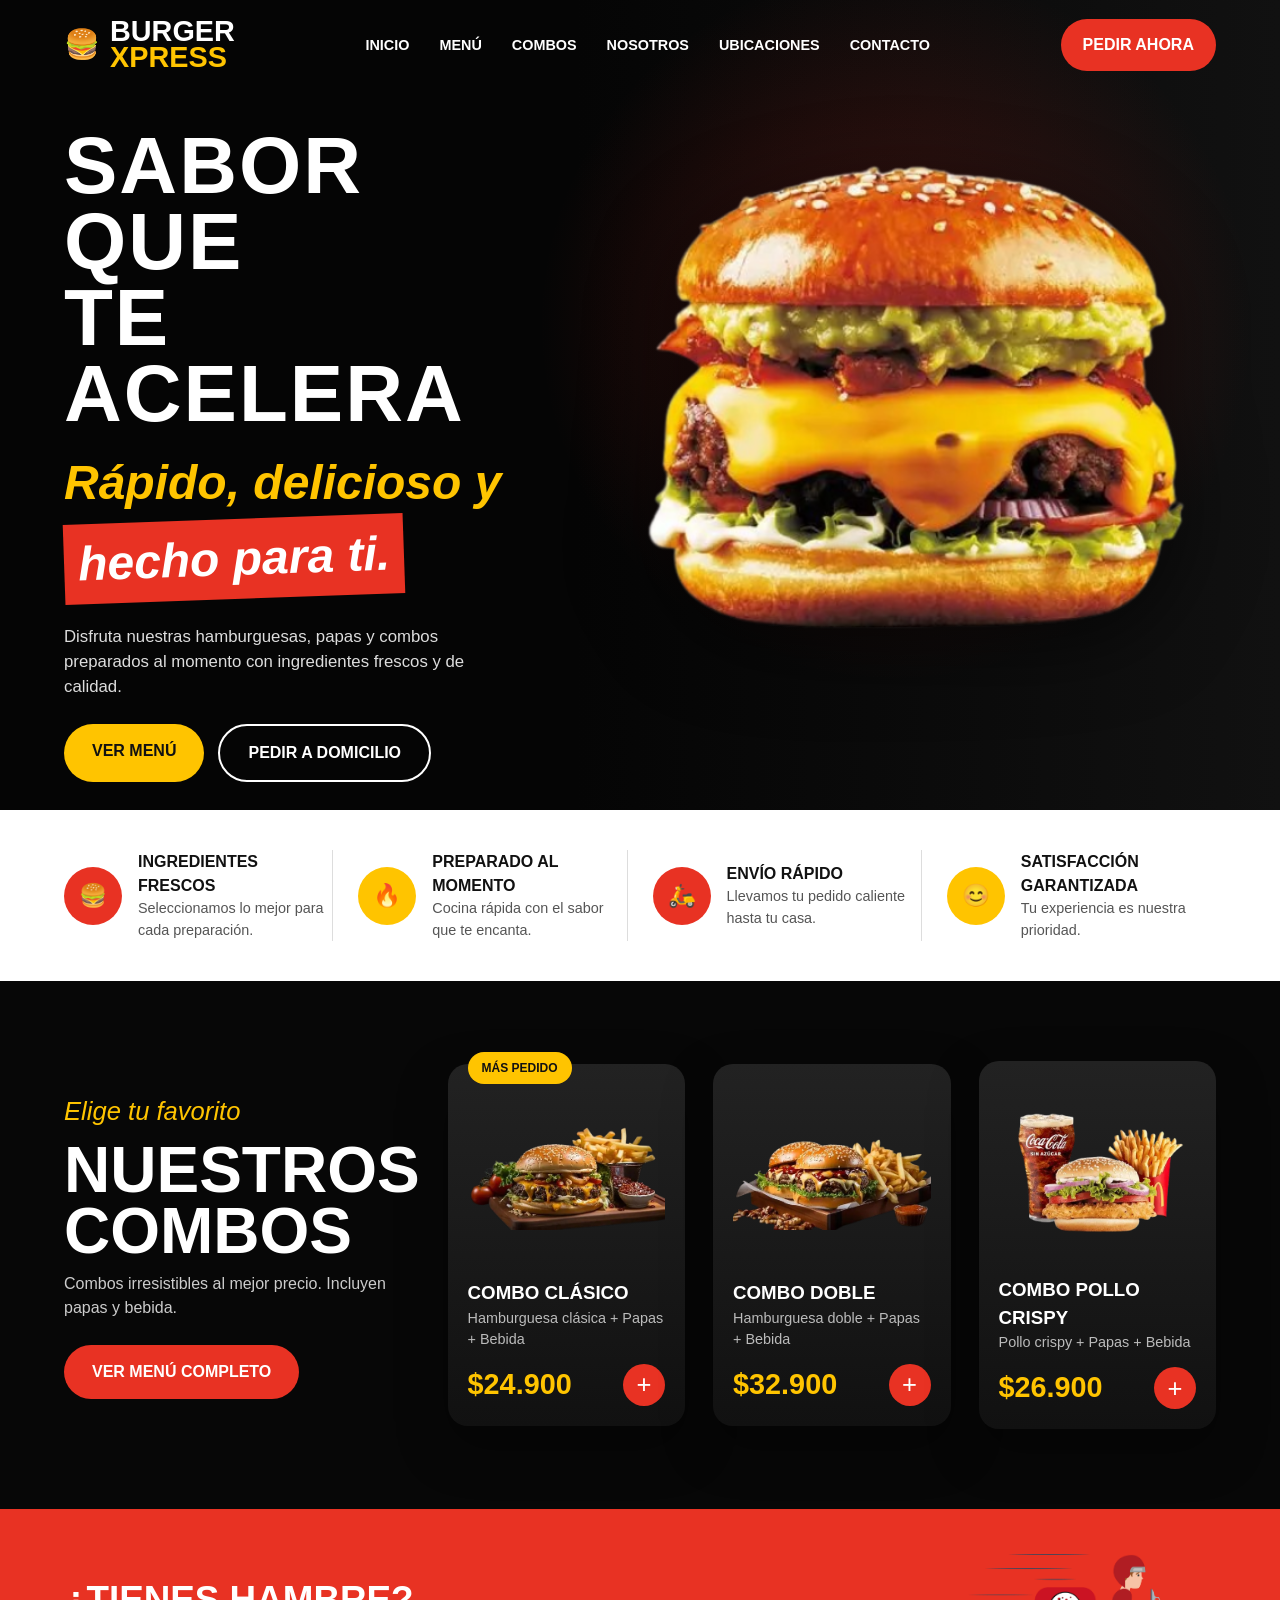
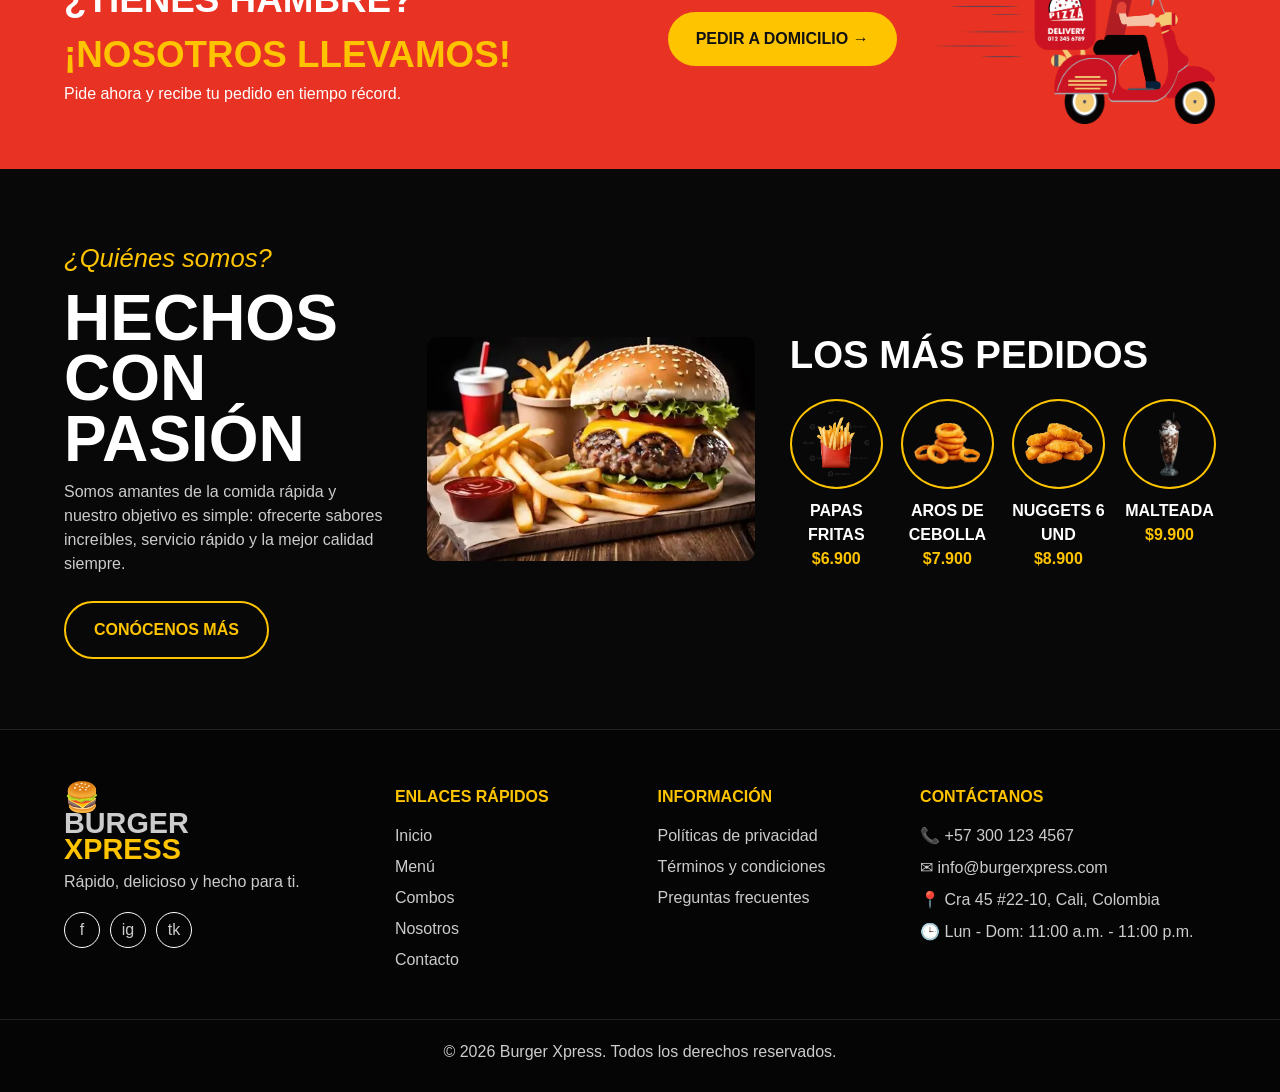
<file: modelo6.html>
<!DOCTYPE html>
<html lang="es">
<head>
  <meta charset="UTF-8" />
  <meta name="viewport" content="width=device-width, initial-scale=1.0" />

  <title>Burger Xpress | Comida Rápida</title>
  <meta name="description" content="Hamburguesas, combos, papas y comida rápida a domicilio. Pide fácil por WhatsApp." />

</head>
<body>

    <style>
        :root {
  --red: #e83223;
  --yellow: #ffc400;
  --dark: #050505;
  --black: #000;
  --white: #fff;
  --gray: #b8b8b8;
  --card: #151515;
  --radius: 20px;
}

* {
  margin: 0;
  padding: 0;
  box-sizing: border-box;
}

html { scroll-behavior: smooth; }

body {
  font-family: Arial, sans-serif;
  background: var(--black);
  color: var(--white);
  line-height: 1.5;
}

img {
  width: 100%;
  display: block;
}

.container {
  width: 90%;
  max-width: 1180px;
  margin: auto;
}

.header {
  position: absolute;
  top: 0;
  width: 100%;
  z-index: 100;
}

.navbar {
  height: 90px;
  display: flex;
  align-items: center;
  justify-content: space-between;
}

.logo {
  display: flex;
  align-items: center;
  gap: 10px;
  color: var(--white);
  text-decoration: none;
  font-size: 1.8rem;
  font-weight: 900;
  line-height: .9;
}

.logo span {
  color: var(--yellow);
  display: block;
}

.nav-menu {
  display: flex;
  list-style: none;
  gap: 30px;
}

.nav-menu a {
  color: var(--white);
  text-decoration: none;
  font-weight: 900;
  text-transform: uppercase;
  font-size: .9rem;
}

.nav-menu a:hover {
  color: var(--yellow);
}

.nav-btn {
  background: var(--red);
  color: var(--white);
  padding: 14px 22px;
  border-radius: 999px;
  text-decoration: none;
  font-weight: 900;
  text-transform: uppercase;
}

.menu-toggle {
  display: none;
  background: none;
  color: var(--white);
  border: none;
  font-size: 2rem;
}

.hero {
  min-height: 90vh;
  padding-top: 100px;
  display: flex;
  align-items: center;
  background:
    radial-gradient(circle at 70% 40%, rgba(232,50,35,.25), transparent 35%),
    linear-gradient(90deg, #050505 0%, #050505 45%, #111 100%);
}

.hero-grid {
  display: grid;
  grid-template-columns: .9fr 1.1fr;
  align-items: center;
  gap: 40px;
}

.hero h1 {
  font-size: clamp(3rem, 8vw, 5rem);
  text-transform: uppercase;
  line-height: .95;
  font-weight: 900;
  letter-spacing: 2px;
}

.hero h2 {
  color: var(--yellow);
  font-size: clamp(1.7rem, 4vw, 3rem);
  margin: 15px 0;
  font-style: italic;
}

.hero h2 span {
  color: var(--white);
  background: var(--red);
  padding: 4px 14px;
  display: inline-block;
  transform: rotate(-2deg);
}

.hero p {
  max-width: 420px;
  color: #ddd;
  margin: 25px 0;
  font-size: 1.05rem;
}

.hero-buttons {
  display: flex;
  gap: 14px;
  flex-wrap: wrap;
}

.btn {
  display: inline-block;
  padding: 15px 28px;
  border-radius: 999px;
  text-decoration: none;
  font-weight: 900;
  text-transform: uppercase;
  border: none;
  cursor: pointer;
}

.btn-yellow {
  background: var(--yellow);
  color: #111;
}

.btn-red {
  background: var(--red);
  color: var(--white);
}

.btn-outline {
  border: 2px solid var(--white);
  color: var(--white);
}

.btn-outline-yellow {
  border: 2px solid var(--yellow);
  color: var(--yellow);
}

.hero-image img {
    position: relative;
    bottom: 50px;
  filter: drop-shadow(0 20px 40px rgba(0,0,0,.6));
}

.features {
  background: var(--white);
  color: #111;
  padding: 40px 0;
}

.features-grid {
  display: grid;
  grid-template-columns: repeat(4, 1fr);
  gap: 25px;
}

.feature {
  display: flex;
  align-items: center;
  gap: 16px;
  border-right: 1px solid #ddd;
}

.feature:last-child {
  border-right: none;
}

.feature-icon {
  min-width: 58px;
  height: 58px;
  border-radius: 50%;
  display: grid;
  place-items: center;
  color: var(--white);
  font-size: 1.4rem;
}

.feature-icon.red { background: var(--red); }
.feature-icon.yellow { background: var(--yellow); color: #111; }

.feature h3 {
  text-transform: uppercase;
  font-size: 1rem;
}

.feature p {
  color: #555;
  font-size: .9rem;
}

.combos {
  padding: 80px 0;
  background: #070707;
}

.combos-grid {
  display: grid;
  grid-template-columns: .9fr repeat(3, 1fr);
  gap: 28px;
  align-items: center;
}

.combo-title span,
.about-text span {
  color: var(--yellow);
  font-size: 1.6rem;
  font-style: italic;
}

.combo-title h2,
.about-text h2,
.top-products h2 {
  font-size: clamp(2.5rem, 5vw, 4rem);
  text-transform: uppercase;
  line-height: .95;
  margin: 10px 0;
}

.combo-title p {
  color: #ccc;
  margin-bottom: 25px;
}

.combo-card {
  background: linear-gradient(180deg, #222, #111);
  border-radius: var(--radius);
  padding: 20px;
  position: relative;
  box-shadow: 0 20px 50px rgba(0,0,0,.35);
}

.combo-card .badge {
  position: absolute;
  top: -12px;
  left: 20px;
  background: var(--yellow);
  color: #111;
  padding: 7px 14px;
  border-radius: 999px;
  font-weight: 900;
  text-transform: uppercase;
  font-size: .75rem;
}

.combo-card img {
  height: 180px;
  object-fit: contain;
}

.combo-card h3 {
  text-transform: uppercase;
  margin-top: 15px;
}

.combo-card p {
  color: #bbb;
  font-size: .9rem;
}

.price {
  color: var(--yellow);
  font-size: 1.8rem;
  font-weight: 900;
  margin-top: 12px;
}

.combo-card button {
  position: absolute;
  right: 20px;
  bottom: 20px;
  background: var(--red);
  color: var(--white);
  border: none;
  width: 42px;
  height: 42px;
  border-radius: 50%;
  font-size: 1.6rem;
  cursor: pointer;
}

.delivery-banner {
  background: var(--red);
  padding: 45px 0;
}

.delivery-grid {
  display: grid;
  grid-template-columns: 1.2fr auto .6fr;
  align-items: center;
  gap: 35px;
}

.delivery-grid h2 {
  font-size: 2.3rem;
  text-transform: uppercase;
}

.delivery-grid h2 span {
  color: var(--yellow);
  display: block;
}

.delivery-grid img {
  max-height: 170px;
  object-fit: contain;
}

.about {
  padding: 70px 0;
  background: #080808;
}

.about-grid {
  display: grid;
  grid-template-columns: 1fr 1fr 1.3fr;
  gap: 35px;
  align-items: center;
  
}

.about-grid img{
    border-radius: 10px;
}

.about-text p {
  color: #ccc;
  margin-bottom: 25px;
}

.top-products h2 {
  font-size: 2.4rem;
}

.products {
  display: grid;
  grid-template-columns: repeat(4, 1fr);
  gap: 18px;
  margin-top: 25px;
}

.products div {
  text-align: center;
}

.products img {
  height: 90px;
  object-fit: contain;
  border: 2px solid var(--yellow);
  border-radius: 50%;
  padding: 10px;
}

.products h4 {
  text-transform: uppercase;
  margin-top: 10px;
}

.products p {
  color: var(--yellow);
  font-weight: 900;
}

.footer {
  background: #050505;
  border-top: 1px solid #222;
  padding-top: 55px;
}

.footer-grid {
  display: grid;
  grid-template-columns: 1.3fr 1fr 1fr 1.3fr;
  gap: 35px;
}

.footer h4 {
  color: var(--yellow);
  text-transform: uppercase;
  margin-bottom: 15px;
}

.footer a {
  display: block;
  color: #ccc;
  text-decoration: none;
  margin-bottom: 7px;
}

.footer p {
  color: #ccc;
  margin-bottom: 8px;
}

.footer-logo {
  margin-bottom: 15px;
}

.socials {
  display: flex;
  gap: 10px;
  margin-top: 18px;
}

.socials a {
  width: 36px;
  height: 36px;
  border: 1px solid var(--white);
  border-radius: 50%;
  display: grid;
  place-items: center;
}

.footer-bottom {
  text-align: center;
  border-top: 1px solid #222;
  margin-top: 40px;
  padding: 20px;
}

@media (max-width: 950px) {
  .hero-grid,
  .combos-grid,
  .delivery-grid,
  .about-grid,
  .footer-grid {
    grid-template-columns: 1fr;
  }

  .features-grid,
  .products {
    grid-template-columns: repeat(2, 1fr);
  }

  .feature {
    border-right: none;
  }
}

@media (max-width: 768px) {
  .header {
    position: fixed;
    background: #050505;
  }

  .menu-toggle {
    display: block;
  }

  .nav-btn {
    display: none;
  }

  .nav-menu {
    position: absolute;
    top: 90px;
    left: 0;
    width: 100%;
    background: #050505;
    flex-direction: column;
    align-items: center;
    padding: 25px 0;
    display: none;
  }

  .nav-menu.active {
    display: flex;
  }

  .features-grid,
  .products {
    grid-template-columns: 1fr;
  }

  .hero {
    text-align: center;
  }

  .hero p,
  .hero-buttons {
    margin-left: auto;
    margin-right: auto;
    justify-content: center;
  }
}
    </style>

<header class="header">
  <nav class="navbar container">
    <a href="#inicio" class="logo">
      🍔 <div>BURGER <span>XPRESS</span></div>
    </a>

    <button class="menu-toggle" id="menuToggle">☰</button>

    <ul class="nav-menu" id="navMenu">
      <li><a href="#inicio">Inicio</a></li>
      <li><a href="#menu">Menú</a></li>
      <li><a href="#combos">Combos</a></li>
      <li><a href="#nosotros">Nosotros</a></li>
      <li><a href="#ubicacion">Ubicaciones</a></li>
      <li><a href="#contacto">Contacto</a></li>
    </ul>

    <a class="nav-btn" href="https://wa.me/573001234567" target="_blank">
      Pedir ahora
    </a>
  </nav>
</header>

<main>

<section class="hero" id="inicio">
  <div class="container hero-grid">
    <div class="hero-text">
      <h1>Sabor que <br> te acelera</h1>
      <h2>Rápido, delicioso y <span>hecho para ti.</span></h2>
      <p>
        Disfruta nuestras hamburguesas, papas y combos preparados al momento
        con ingredientes frescos y de calidad.
      </p>

      <div class="hero-buttons">
        <a href="#menu" class="btn btn-yellow">Ver menú</a>
        <a href="https://wa.me/573001234567" class="btn btn-outline" target="_blank">
          Pedir a domicilio
        </a>
      </div>
    </div>

    <div class="hero-image">
      <img src="img/hamburguesa.webp" alt="Hamburguesa grande con papas">
    </div>
  </div>
</section>

<section class="features">
  <div class="container features-grid">
    <div class="feature">
      <div class="feature-icon red">🍔</div>
      <div>
        <h3>Ingredientes frescos</h3>
        <p>Seleccionamos lo mejor para cada preparación.</p>
      </div>
    </div>

    <div class="feature">
      <div class="feature-icon yellow">🔥</div>
      <div>
        <h3>Preparado al momento</h3>
        <p>Cocina rápida con el sabor que te encanta.</p>
      </div>
    </div>

    <div class="feature">
      <div class="feature-icon red">🛵</div>
      <div>
        <h3>Envío rápido</h3>
        <p>Llevamos tu pedido caliente hasta tu casa.</p>
      </div>
    </div>

    <div class="feature">
      <div class="feature-icon yellow">😊</div>
      <div>
        <h3>Satisfacción garantizada</h3>
        <p>Tu experiencia es nuestra prioridad.</p>
      </div>
    </div>
  </div>
</section>

<section class="combos" id="combos">
  <div class="container combos-grid">
    <div class="combo-title">
      <span>Elige tu favorito</span>
      <h2>Nuestros combos</h2>
      <p>Combos irresistibles al mejor precio. Incluyen papas y bebida.</p>
      <a href="#menu" class="btn btn-red">Ver menú completo</a>
    </div>

    <div class="combo-card">
      <span class="badge">Más pedido</span>
      <img src="img/combo1.webp" alt="Combo clásico">
      <h3>Combo clásico</h3>
      <p>Hamburguesa clásica + Papas + Bebida</p>
      <div class="price">$24.900</div>
      <button>+</button>
    </div>

    <div class="combo-card">
      <img src="/img/combo2.webp" alt="Combo doble">
      <h3>Combo doble</h3>
      <p>Hamburguesa doble + Papas + Bebida</p>
      <div class="price">$32.900</div>
      <button>+</button>
    </div>

    <div class="combo-card">
      <img src="img/combo3.webp" alt="Combo pollo crispy">
      <h3>Combo pollo crispy</h3>
      <p>Pollo crispy + Papas + Bebida</p>
      <div class="price">$26.900</div>
      <button>+</button>
    </div>
  </div>
</section>

<section class="delivery-banner">
  <div class="container delivery-grid">
    <div>
      <h2>¿Tienes hambre? <span>¡Nosotros llevamos!</span></h2>
      <p>Pide ahora y recibe tu pedido en tiempo récord.</p>
    </div>

    <a href="https://wa.me/573001234567" class="btn btn-yellow" target="_blank">
      Pedir a domicilio →
    </a>

    <img src="img/delivery.png" alt="Repartidor en moto">
  </div>
</section>

<section class="about" id="nosotros">
  <div class="container about-grid">
    <div class="about-text">
      <span>¿Quiénes somos?</span>
      <h2>Hechos con pasión</h2>
      <p>
        Somos amantes de la comida rápida y nuestro objetivo es simple:
        ofrecerte sabores increíbles, servicio rápido y la mejor calidad siempre.
      </p>
      <a href="#contacto" class="btn btn-outline-yellow">Conócenos más</a>
    </div>

    <img src="img/icono.webp" alt="Hamburguesa deliciosa">

    <div class="top-products" id="menu">
      <h2>Los más pedidos</h2>

      <div class="products">
        <div>
          <img src="img/papas-fritas.webp" alt="Papas fritas">
          <h4>Papas fritas</h4>
          <p>$6.900</p>
        </div>

        <div>
          <img src="img/aros-de-cebolla.webp" alt="Aros de cebolla">
          <h4>Aros de cebolla</h4>
          <p>$7.900</p>
        </div>

        <div>
          <img src="img/nuggets.webp" alt="Nuggets">
          <h4>Nuggets 6 und</h4>
          <p>$8.900</p>
        </div>

        <div>
          <img src="img/malteada.webp" alt="Malteada">
          <h4>Malteada</h4>
          <p>$9.900</p>
        </div>
      </div>
    </div>
  </div>
</section>

</main>

<footer class="footer" id="contacto">
  <div class="container footer-grid">
    <div>
      <a href="#inicio" class="logo footer-logo">
        🍔 <div>BURGER <span>XPRESS</span></div>
      </a>
      <p>Rápido, delicioso y hecho para ti.</p>
      <div class="socials">
        <a href="#">f</a>
        <a href="#">ig</a>
        <a href="#">tk</a>
      </div>
    </div>

    <div>
      <h4>Enlaces rápidos</h4>
      <a href="#inicio">Inicio</a>
      <a href="#menu">Menú</a>
      <a href="#combos">Combos</a>
      <a href="#nosotros">Nosotros</a>
      <a href="#contacto">Contacto</a>
    </div>

    <div>
      <h4>Información</h4>
      <a href="#">Políticas de privacidad</a>
      <a href="#">Términos y condiciones</a>
      <a href="#">Preguntas frecuentes</a>
    </div>

    <div id="ubicacion">
      <h4>Contáctanos</h4>
      <p>📞 +57 300 123 4567</p>
      <p>✉ info@burgerxpress.com</p>
      <p>📍 Cra 45 #22-10, Cali, Colombia</p>
      <p>🕒 Lun - Dom: 11:00 a.m. - 11:00 p.m.</p>
    </div>
  </div>

  <div class="footer-bottom">
    <p>© 2026 Burger Xpress. Todos los derechos reservados.</p>
  </div>
</footer>

<script>
    const menuToggle = document.getElementById("menuToggle");
const navMenu = document.getElementById("navMenu");

menuToggle.addEventListener("click", () => {
  navMenu.classList.toggle("active");
});

document.querySelectorAll(".nav-menu a").forEach(link => {
  link.addEventListener("click", () => {
    navMenu.classList.remove("active");
  });
});
</script>
</body>
</html>
</file>
